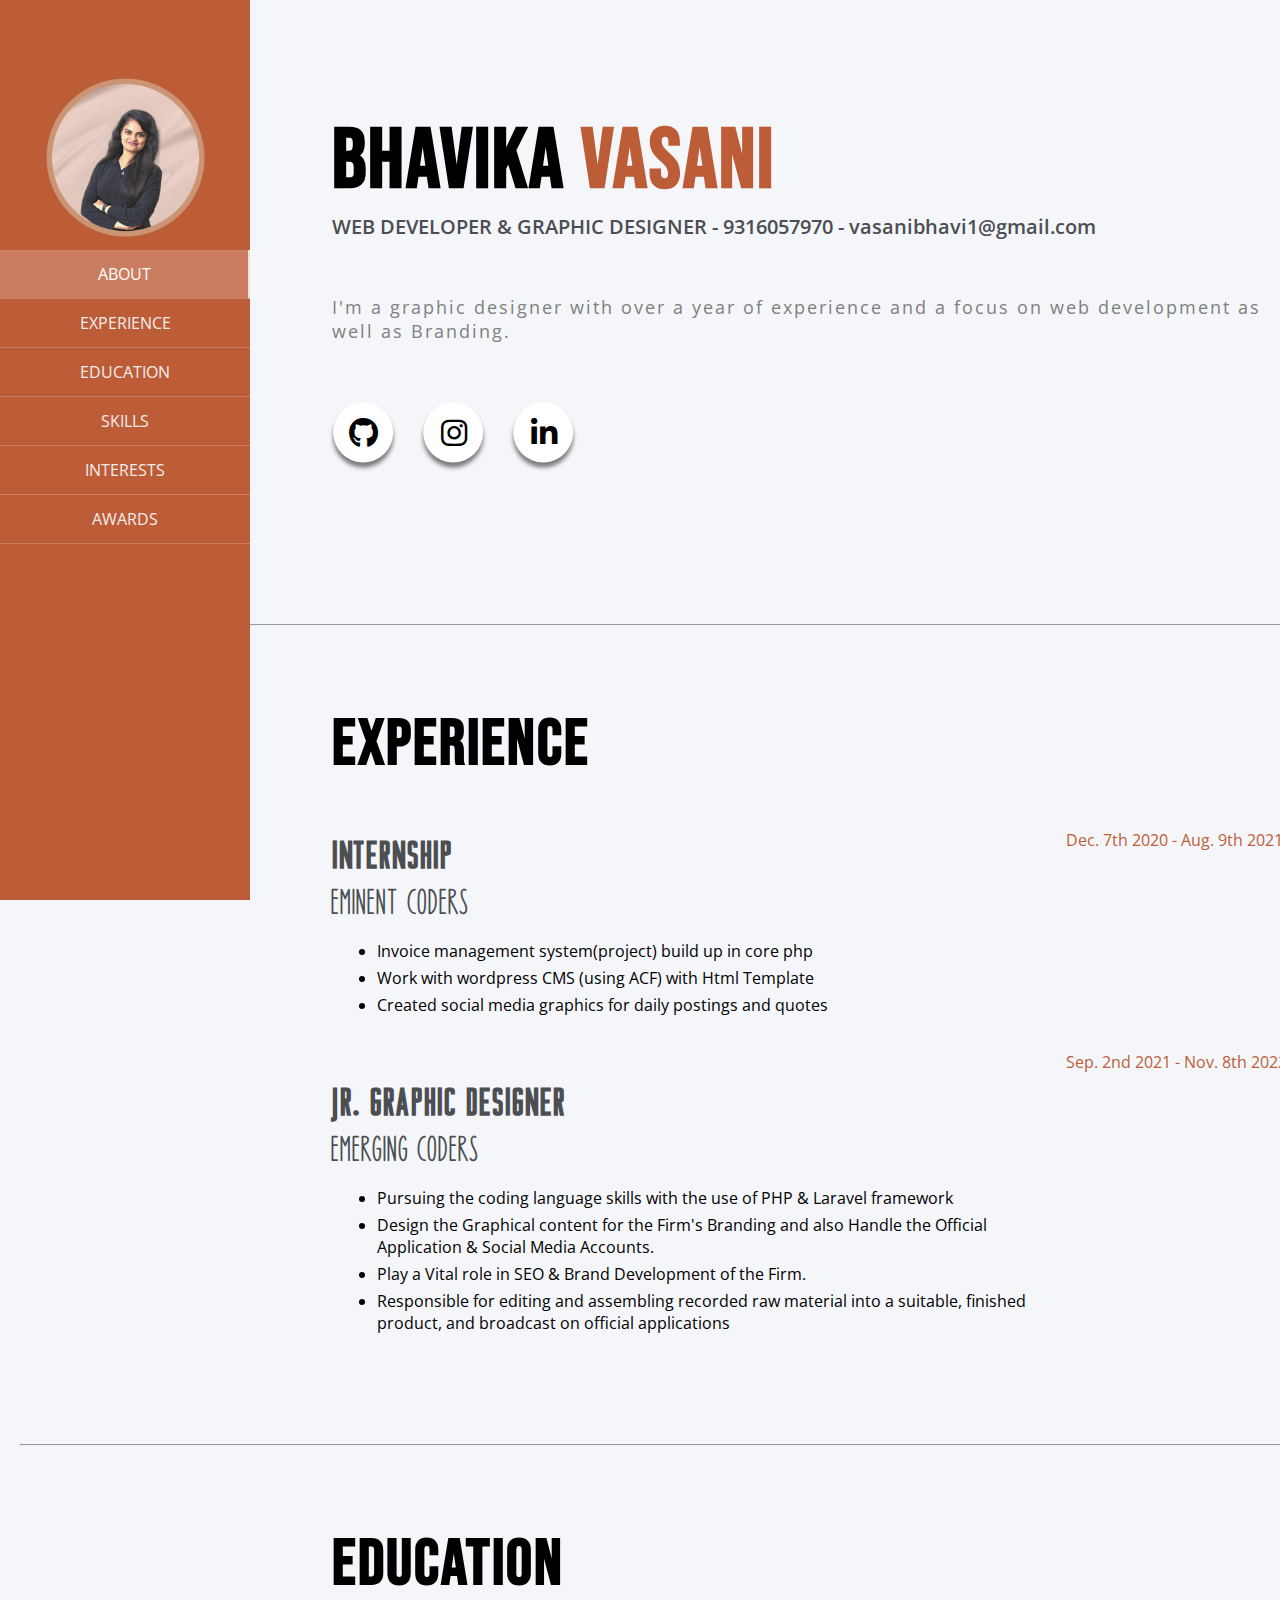
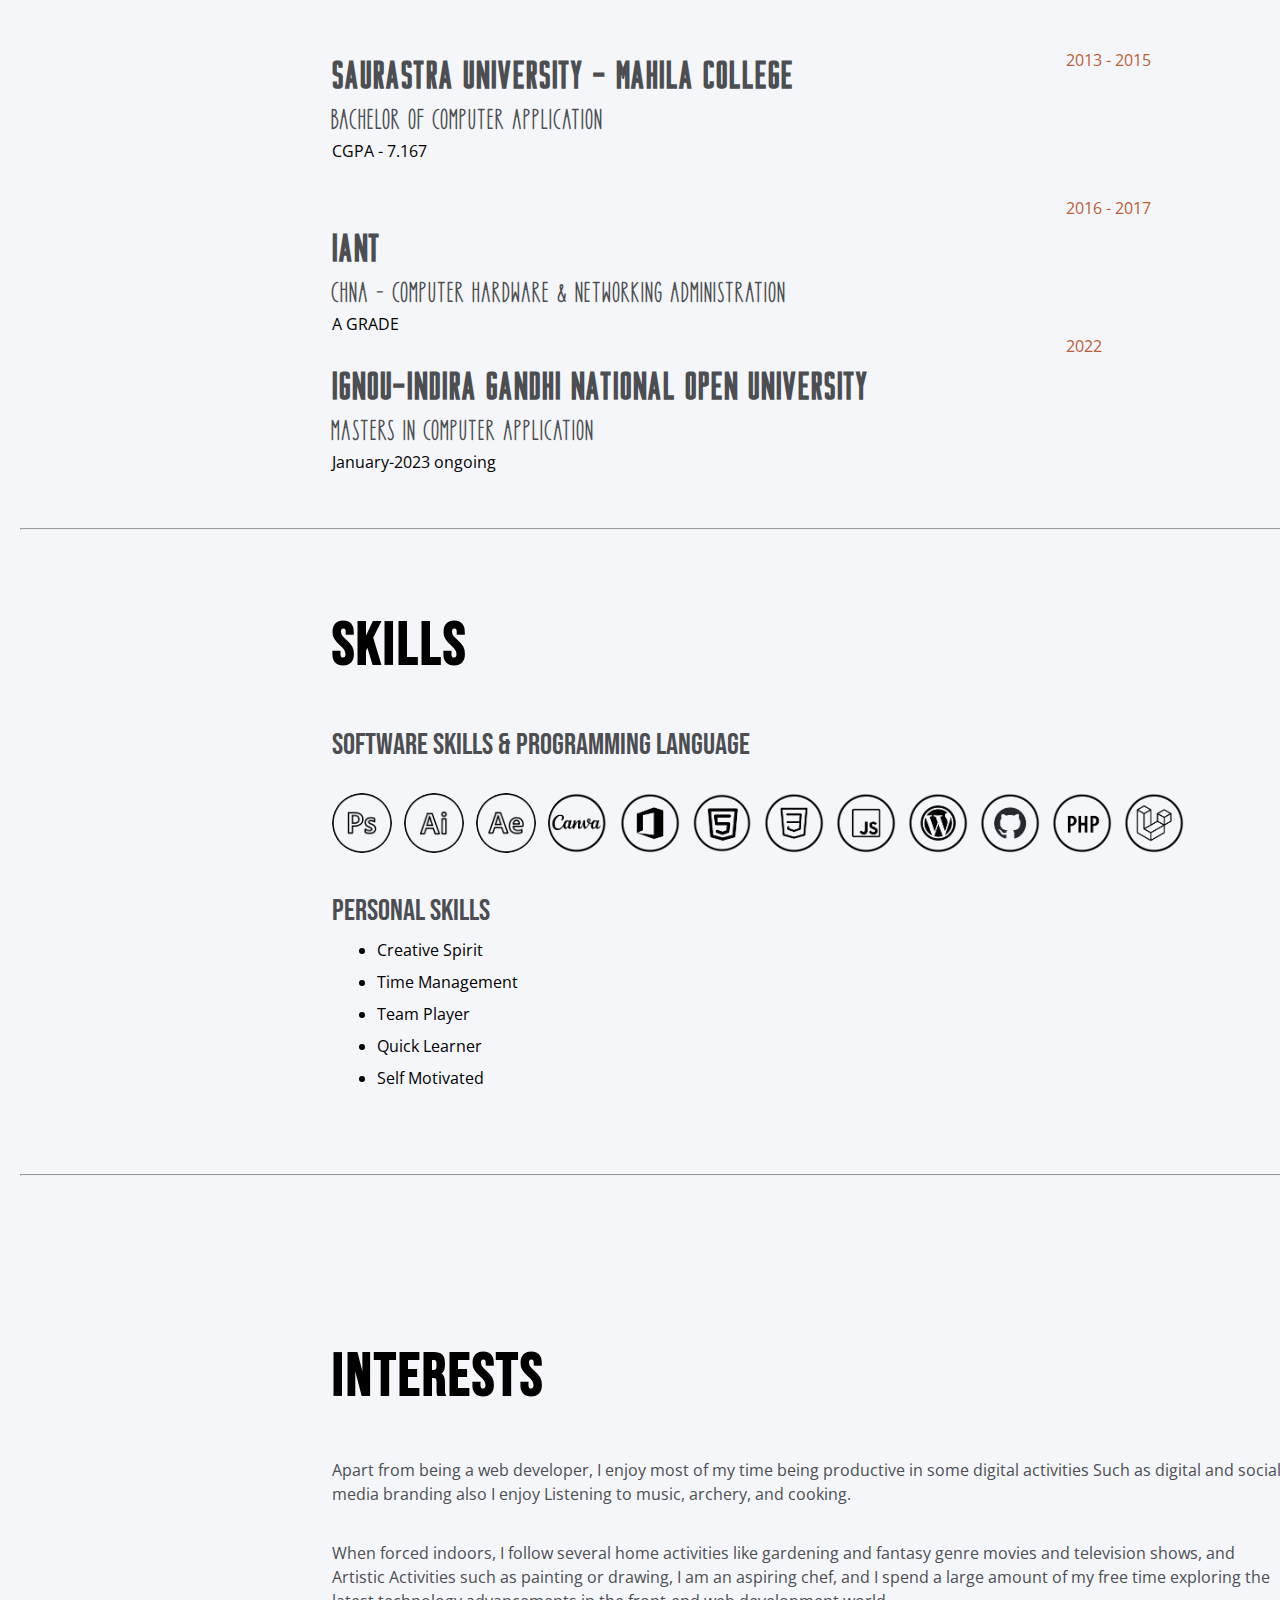
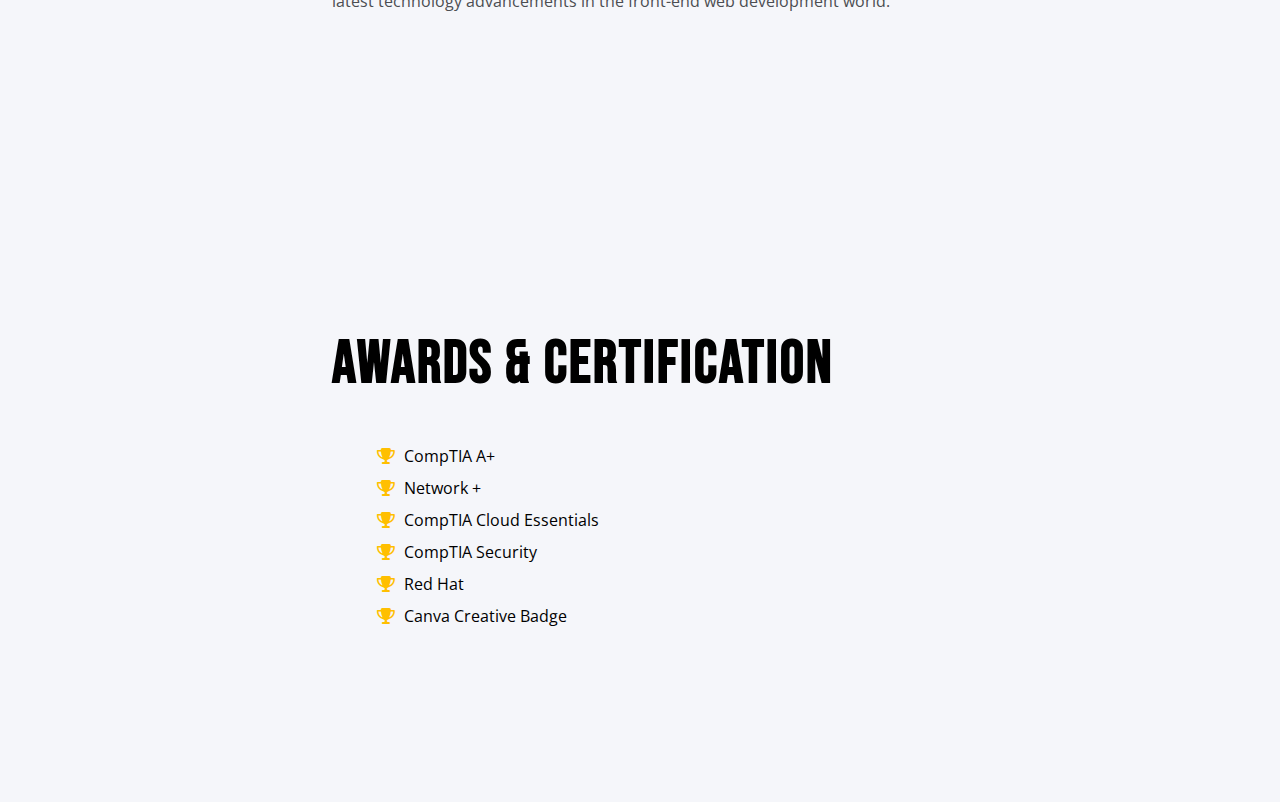
<file: portfolio_section/index.html>
<!DOCTYPE html>
<html lang="en">
<head>
    <link rel="stylesheet" href="https://use.fontawesome.com/releases/v5.8.1/css/all.css">
    <link rel="stylesheet" href="https://cdnjs.cloudflare.com/ajax/libs/font-awesome/6.2.1/css/all.min.css"/>
    <meta charset="UTF-8">
    <meta http-equiv="X-UA-Compatible" content="IE=edge">
    <meta name="viewport" content="width=device-width, initial-scale=1.0">
    <link rel="stylesheet" href="css/style.css">
    <title>BHAVIKA VASANI</title>
    <style>

    </style>
</head>
<body>

    <div class="wrapper">
    
        <!--Top menu -->
        <div class="sidebar">
           <!--profile image & text-->
           <div class="profile">
                <img src="images/bhavika_Profile_photo.png">
              
            </div>
            <!--menu item-->
            <ul>
                <li>
                    <a href="#about" class="active">
                        <span class="item">About</span>
                    </a>
                </li>
                <li>
                    <a href="#experience"> 
                        <span class="item">Experience</span>
                    </a>
                </li>
                <li>
                    <a href="#education">
                        <span class="item">Education</span>
                    </a>
                </li>
                <li>
                    <a href="#skills">
                        <span class="item">Skills</span>
                    </a>
                </li>
                <li>
                    <a href="#interests">
                       <span class="item">Interests</span>
                    </a>
                </li>
                <li>
                    <a href="#awards">
                       <span class="item">Awards</span>
                    </a>
                </li>
             </ul>
         </div>
        </div>
        <!-- Content Right side -->
        <div class="content">
            <section id="about">
                <h1>Bhavika <span class="text" style="color: #bd5d38; ">Vasani</span></h1>
                <p class="sub_content" style="color:#4C4E52; font-size: 20px; font-weight: 600;">  WEB  DEVELOPER & GRAPHIC  DESIGNER - 9316057970 - vasanibhavi1@gmail.com</p>
                <p class="aboutme" style="color: gray;">
                    I'm a graphic designer with over a year of experience and a focus on
                    web development as well as Branding.    
                </p>
                <!-- Code For Soical Media icons -->
                <div class="social-menu">
                    <ul>
                        <li><a href="https://github.com/bhavikavasani" target="blank"><i class="fab fa-github"></i></i></a></li>
                        <li><a href="https://instagram.com/sagrika_1179?igshid=NTA5ZTk1NTc=" target="blank"><i class="fab fa-instagram"></i></a></li>
                        <li><a href="https://www.linkedin.com/in/bhavika-vasani-64a798239" target="blank"><i class="fab fa-linkedin-in"></i></a></li>
                       
                    </ul>
                </div>
              
                
            </section>
            <hr>
            <section id="experience">
                <div class="h3_text">
                    <h3>Experience</h3>
                </div>
                <!-- Content Parent Div -->
                <div class="Parent_content_div">
                    <!-- Left Div -->
                    <div class="company_name">
                        <h2 class="h2_text">INTERNSHIP</h2>
                        <h2>Eminent Coders</h2>
                        <ul>
                            <li>Invoice management system(project) build up in core php</li>
                            <li>Work with wordpress CMS (using ACF) with Html Template</li>
                            <li>Created social media graphics for daily postings and quotes</li>
                        </ul>
                    </div>
                    <!-- Right side content of div -->
                    <div class="date_of_joining">
                        <p>Dec. 7th 2020 - Aug. 9th 2021</p>
                    </div>

                </div>
                
                <div class="second_company">
                    <!-- Left Div -->
                    <div class="second_company_details">
                        <h2 class="h2_text1">JR. GRAPHIC DESIGNER</h2>
                        <h2>Emerging Coders</h2>
                        <ul>
                            <li>Pursuing the coding language skills with the use of PHP &
                                Laravel framework</li>
                            <li>Design the Graphical content for the Firm's Branding and
                                also Handle the Official Application & Social Media
                                Accounts.</li>
                            <li>Play a Vital role in SEO & Brand Development of the Firm.</li>
                            <li>Responsible for editing and assembling recorded raw
                                material into a suitable, finished product, and broadcast on
                                official applications</li>
                        </ul>
                    </div>
                    <!-- Right side content of div -->
                    <div class="date_of_joining1">
                        <p>Sep. 2nd 2021 - Nov. 8th 2022</p>
                    </div>

                </div>
            </section>
            <hr>
            <!-- Code For Education -->
            <section id="education">
                <div class="title">
                    <h3>Education</h3>
                </div>
                <!-- Content Parent Div -->
                <div class="education_details">
                    <!-- Left Div -->
                    <div class="college_name">
                        <h2 class="h2_text">SAURASTRA UNIVERSITY - Mahila College</h2>
                        <h2>BACHELOR OF COMPUTER APPLICATION</h2>
                        <p>CGPA - 7.167</p>
                    </div>
                    <!-- Right side content of div -->
                    <div class="passing_year">
                        <p>2013 - 2015</p>
                    </div>

                </div>
                
                <div class="second_education_details">
                    <!-- Left Div -->
                    <div class="institute_name">
                        <h2 class="h2_text1">IANT</h2>
                        <h2>CHNA - COMPUTER HARDWARE & NETWORKING ADMINISTRATION</h2>
                        <p>A GRADE</p>
                    </div>
                    <!-- Right side content of div -->
                    <div class="passing_year1">
                        <p>2016 - 2017</p>
                    </div>
                 </div>
                 <!-- post-graduation -->
                 <div class="post_graduation_details">
                    <!-- Left Div -->
                    <div class="university_name">
                        <h2 class="h2_text">IGNOU-Indira Gandhi National Open University</h2>
                        <h2>MASTERS IN COMPUTER APPLICATION </h2>
                        <p> January-2023 ongoing</p>
                    </div>
                    <!-- Right side content of div -->
                    <div class="year">
                        <p>2022</p>
                    </div>
                </div>
                </section>
                <hr>
                <!-- Code For skills -->
                <section id="skills">
                    <div class="software_skills">
                        <h2 class="h2_text">Skills</h2>
                        <p class="language_skill">Software skills & programming language</p>
                    </div>
                    <div class="icons">
                        <img src="images/adobe-photoshop.png">
                        <img src="images/adobe-illustrator.png">    
                        <img src="images/after-effects.png">
                        <img src="images/canva_black_white.png">
                        <img src="images/ms-office.png">
                        <img src="images/html_5(1).png">
                        <img src="images/css_3.png">
                        <img src="images/js.png">
                        <img src="images/wordpress.png">
                        <img src="images/github.png">
                        <img src="images/php.png">
                        <img src="images/laravel.png">
                    </div>
                    <!-- Personal skills -->
                    <div class="personal_skills">
                        <p class="personal_skills_title">Personal skills</p>
                        <ul>
                            <li>Creative Spirit</li>
                            <li>Time Management</li>
                            <li>Team Player</li>
                            <li>Quick Learner</li>
                            <li>Self Motivated</li>
                        </ul>

                    </div>
                </section>
                <hr>
                <!-- Code For Interests of area -->
                <section id="interests">
                    <div class="interest_of_area">
                        <h2 class="h2_text">Interests</h2>
                        <p class="details_of_interest">Apart from being a web developer, I enjoy most of my time being productive in some digital activities Such as digital and social media branding also I enjoy Listening to music, archery, and cooking. </p>
                        <p class="details_of_interest1">When forced indoors, I follow several home activities like gardening and fantasy genre movies and television shows, and Artistic Activities such as painting or drawing, I am an aspiring chef, and I spend a large amount of my free time exploring the latest technology advancements in the front-end web development world.
                        </p>
                    </div>
                </section>
             
                <!-- Code for awards -->
                <section id="awards">
                    <div class="awards_title">
                        <h2 class="h2_text">Awards & Certification</h2>
                        <ul>
                            <li><i class="fa fa-trophy" aria-hidden="true"></i> CompTIA A+</li>
                            <li><i class="fa fa-trophy" aria-hidden="true"></i> Network +</li>
                            <li><i class="fa fa-trophy" aria-hidden="true"></i> CompTIA Cloud Essentials</li>
                            <li><i class="fa fa-trophy" aria-hidden="true"></i> CompTIA Security</li>
                            <li><i class="fa fa-trophy" aria-hidden="true"></i> Red Hat</li>
                            <li><i class="fa fa-trophy" aria-hidden="true"></i> Canva Creative Badge</li>
                        </ul>
                    </div>
                </section>

        </div>
        

</body>
</html>
</file>
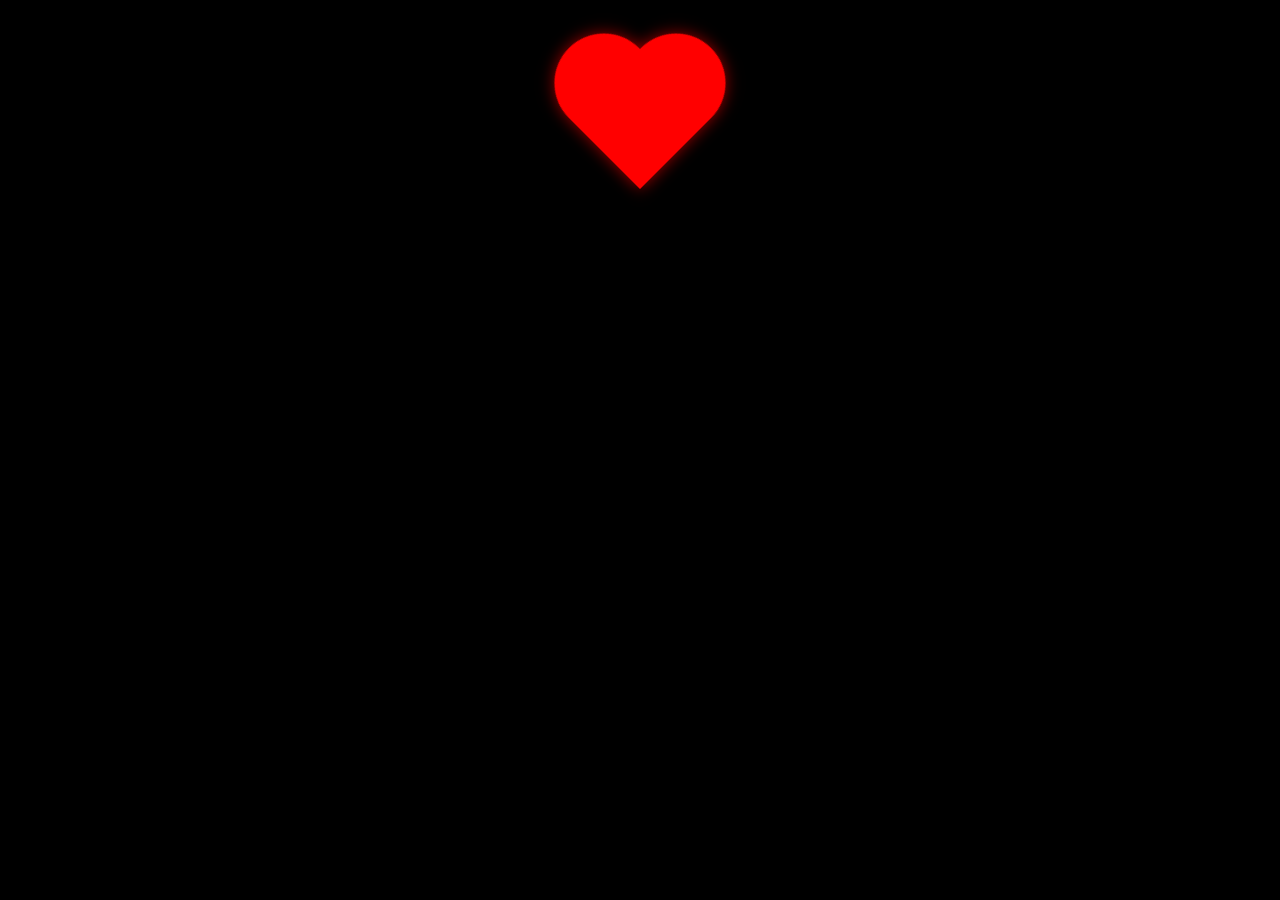
<file: animation_task/heart_animation.html>
<!DOCTYPE html>
<html lang="en">
<head>
    <meta charset="UTF-8">
    <meta http-equiv="X-UA-Compatible" content="IE=edge">
    <meta name="viewport" content="width=device-width, initial-scale=1.0">
    <title>Heart animation</title>
    <style>
        body
        {
            background-color: black;
        }
     .heart
     {
        width: 150px;
        height: 150px;
        position: relative;
        margin:auto;
        transform: rotate(45deg);
        filter:drop-shadow(0 0 0.5rem #ff00009a);
        animation: h 1s infinite;
     }
     @keyframes h 
     {
      0%{width: 150px; height: 150px;}  
      50%{width: 200px; height: 200px;}
      100%{width: 150px; height: 150px;}
     }
     .red
     {
        position:absolute;
        width: 66%;
        height: 66%;
        background: red;
     }
     .c1
     {
        bottom:0;
        left:0;
        border-radius: 50%;
     }
     .c2
     {
        top:0;
        right:0;
        border-radius: 50%;
     }
     .r
     {
        bottom:0;
        right:0;
     }
    </style>
</head>
<body>
    <div class="heart">
        <div class="c1 red"></div>
        <div class="c2 red"></div>
        <div class="r red"></div>

    </div>
</body>
</html>
</file>
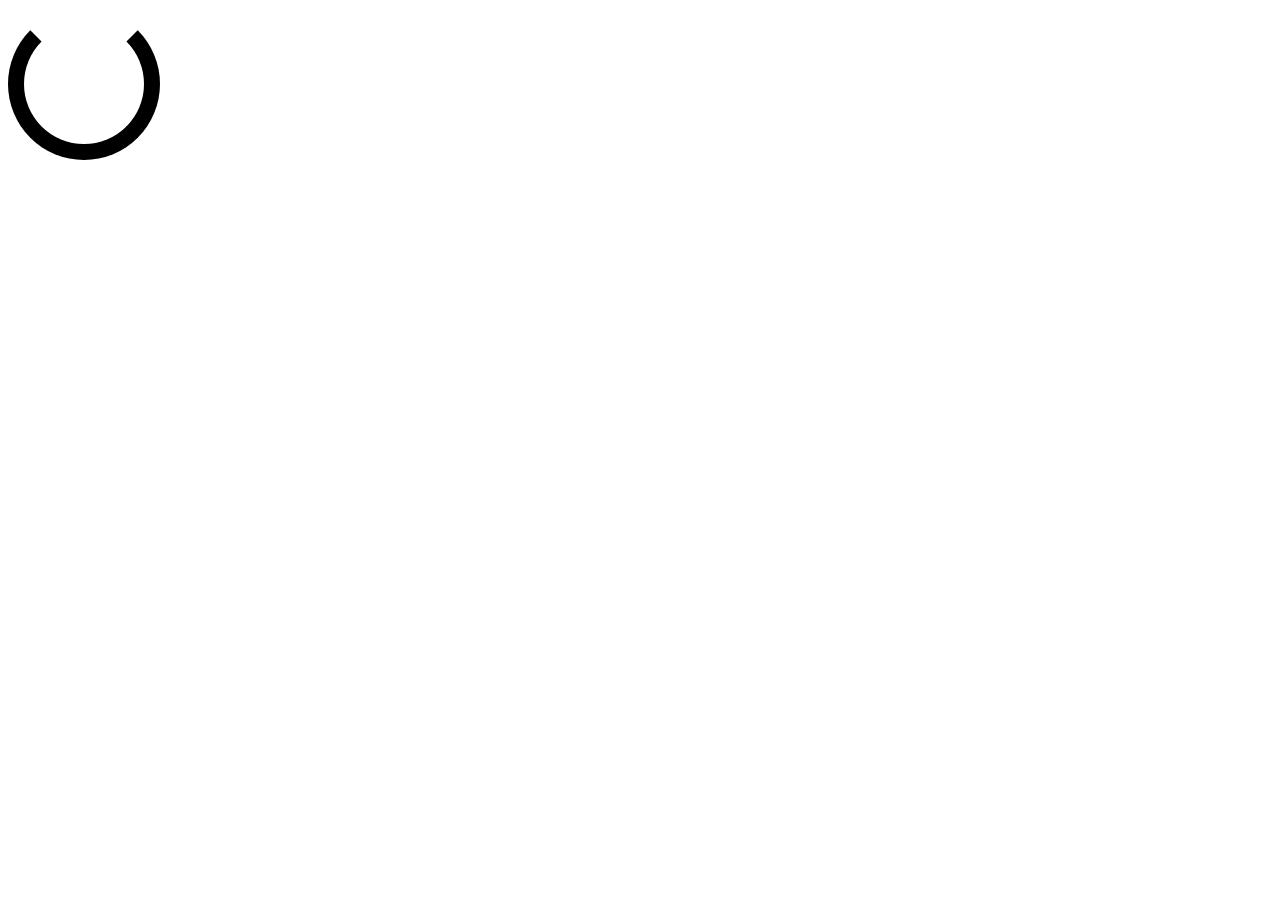
<file: animation_task/html_loader.html>
<!DOCTYPE html>
<html lang="en">
<head>
    <meta charset="UTF-8">
    <meta http-equiv="X-UA-Compatible" content="IE=edge">
    <meta name="viewport" content="width=device-width, initial-scale=1.0">
    <title>HTML Loader</title>
</head>
<style>
    .load
    {
        border:16px solid black;
        border-top: 16px solid white;
        border-radius: 50%;
        width:120px;
        height: 120px;
        animation: rotate 2s linear infinite;
    }
    @keyframes rotate {
        0%{transform: rotate(0deg);}
        100%{transform: rotate(360deg);}
    }
        
</style>
<body>
    
    <div class="load">

    </div>
</body>
</html>
</file>
<file: portfolio_section/css/style.css>
@import url('https://fonts.googleapis.com/css2?family=Open+Sans&display=swap');

@font-face {
    font-family: plakativ;
    src: url(../fonts/plakativ.ttf);
}
@font-face{
    font-family: BebasNeue;
    src:url(../fonts/BebasNeue-Regular.ttf);
}
@font-face {
    font-family: GreenHostel;
    src: url(../fonts/GreenHostel-vma2y.ttf);
}
*{
    /* list-style: none; */
    text-decoration: none;
    margin: 0;
    padding: 0;
    box-sizing: border-box;
    font-family: 'Open Sans', sans-serif;
    
}

body{
    background: #f5f6fa;
    overflow-x: hidden;
}
.wrapper .sidebar{
    background: #bd5d38;
    position: fixed;
    top: 0;
    left: 0;
    width: 250px;
    height: 100%;
    padding: 20px 0;
    transition: all 0.5s ease;
}

/* Css For images */
.wrapper .sidebar .profile{
    padding-top: 45px;
    text-align: center;
}

.wrapper .sidebar .profile img{
    display: block;
    width: 185px;
    height: 185px;
    border-radius: 50%;
    margin: 0 auto;
}

/* Css For Menu items */
.wrapper .sidebar ul li a{
    display: block;
    padding: 13px 30px;
    border-bottom: 1px solid #ca7d60;
    color: rgb(241, 237, 237);
    font-size: 16px;
    position: relative;
    text-transform: uppercase;
    text-align: center;
}



/* Hover Css Menu */
.wrapper .sidebar ul li a:hover,
.wrapper .sidebar ul li a.active{
    color: #ffffff;
    background:#ca7d60;
    border-right: 2px solid rgb(245, 224, 214);
}

.wrapper .sidebar ul li a:hover .icon,
.wrapper .sidebar ul li a.active .icon{
    color: #fcfcfc;
}

.wrapper .sidebar ul li a:hover:before,
.wrapper .sidebar ul li a.active:before{
    display: block;
}
.content
{
    width: 100%;
    height: 100%;
    margin-left:20px;
    color:black;
    
}       
#about
{
    margin-left:312px;
    padding-top: 110px;
}
.content h1,.text{
    font-family:BebasNeue; 
    font-size: 85px;
    text-transform: uppercase;
    letter-spacing: 2px;
   
}
.aboutme
{
    width:950px;
    letter-spacing:2px;
    margin-top: 55px;
    font-size:18px;
    
}

/* Css For Social_media icons */
.social-menu ul{
    padding:35px;
    margin-bottom: 5%;      
    margin-top:8%;
    margin-left:30%;
    top:0; 
    transform: translate(-50%, -50%);
    display: flex;
}

.social-menu ul li{
    list-style: none;
    margin: 0 15px;
}

.social-menu ul li .fab{
    font-size: 30px;
    line-height: 60px;
    transition: .3s;
    color: #000;
}

.social-menu ul li .fab:hover{
    color: #fff;
}

.social-menu ul li a{
    position: relative;
    display: block;
    width: 60px;
    height: 60px;
    margin-top: 25px;
    border-radius: 50%;
    background-color: #fff;
    text-align: center;
    transition: .6s;
    box-shadow: 0 5px 4px rgba(0,0,0,.5);
}

.social-menu ul li a:hover{
    transform: translate(0, -10%);
}

.social-menu ul li:nth-child(1) a:hover{
    background-color: rgba(0, 0, 0, 0.829);
}
.social-menu ul li:nth-child(2) a:hover{
    background-color: #E4405F;
}
.social-menu ul li:nth-child(3) a:hover{
    background-color: #0077b5;
}
.social-menu ul li:nth-child(4) a:hover{
    background-color: #000;
}
/* Css For Experience Section */
#experience
{
    margin-left:312px;
    padding-top: 5rem;
    margin-bottom: 110px;
}
.h3_text h3
{
    font-size: 65px;
    font-family: BebasNeue;
    letter-spacing: 2px;
    margin-bottom: 45px;
}
/* First company */
.Parent_content_div
{
    width: 100%;
    display: flex;
    flex-direction: row;
}
.company_name
{
    width: 75%;
    margin-bottom: 35px;
}
.company_name .h2_text
{
    font-size: 40px;
    font-family: plakativ;
    letter-spacing: 2px;
    margin-bottom: 10px;
}
.company_name h2            
{
    font-size: 25px;
    font-family: GreenHostel;
    letter-spacing: 2px;
    margin-bottom: 25px;
    color:#4C4E52;
}
.company_name ul li{
    
    margin-left: 45px;
    margin-top: 5px;
    font-size: 16px;
}
.date_of_joining
{
    width: 25%;
    color:#bd5d38;
    margin-left: 30px;
}
/* Second company css */
.second_company
{
    width: 100%;
   display: flex;
    flex-direction: row;
}
.second_company_details
{
    width: 75%;
    padding-top:25px;
}
.second_company_details .h2_text1
{
    font-size: 40px;
    font-family: plakativ;
    letter-spacing: 2px;
    margin-bottom: 10px;
}
.second_company_details h2            
{
    font-size: 25px;
    font-family: GreenHostel;
    letter-spacing: 2px;
    margin-bottom: 25px;
    color:#4C4E52;
}
.second_company_details ul li{
    
    margin-left: 45px;
    margin-top: 5px;
    font-size: 16px;
}
.date_of_joining1
{
    width: 25%;
    color:#bd5d38;
    margin-left: 30px;
}
/* Css for Education  */
#education
{
    margin-left:312px;
    margin-bottom: 55px;
    padding-top: 5rem;
}
.title h3
{
    font-size: 65px;
    font-family: BebasNeue;
    letter-spacing: 2px;
    margin-bottom: 45px;
}
.education_details
{
    width: 100%;
    display: flex;
    flex-direction: row;
}
.college_name
{
    width: 75%;
    margin-bottom: 35px;
}
.college_name .h2_text
{
    font-size: 40px;
    font-family: plakativ;
    text-transform: uppercase;
    letter-spacing: 2px;
    margin-bottom: 10px;
}
.college_name h2            
{
    font-size: 20px;
    font-family: GreenHostel;
    letter-spacing: 2px;
    margin-bottom:10px;
    color:#4C4E52;
}
.passing_year
{
    width: 25%;
    color:#bd5d38;
    margin-left: 30px;
}
.second_education_details
{
    width: 100%;
   display: flex;
    flex-direction: row;
}
.institute_name
{
    width: 75%;
    padding-top:25px;
}
.institute_name .h2_text1
{
    font-size: 40px;
    font-family: plakativ;
    text-transform: uppercase;
    letter-spacing: 2px;
    margin-bottom: 10px;
}
.institute_name h2            
{
    font-size: 20px;
    font-family: GreenHostel;
    letter-spacing: 2px;
    margin-bottom:10px;
    color:#4C4E52;
}
.passing_year1
{
    width: 25%;
    color:#bd5d38;
    margin-left: 30px;
}
/* Css For post Graduation */
.post_graduation_details
{
    width: 100%;
   display: flex;
    flex-direction: row;
}
.university_name
{
    
    width: 75%;
    padding-top:25px;
}
.university_name .h2_text
{
    font-size: 40px;
    font-family: plakativ;
    text-transform: uppercase;
    letter-spacing: 2px;
    margin-bottom: 10px;
}
.university_name h2            
{
    font-size: 20px;
    font-family: GreenHostel;
    letter-spacing: 2px;
    margin-bottom:10px;
    color:#4C4E52;
}
.year
{
    width: 25%;
    color:#bd5d38;
    margin-left: 30px;
}
/* css for skills section */
#skills
{
    margin-left:312px;
    margin-bottom: 55px;
    padding-top: 5rem;
}
.software_skills .h2_text
{
    font-size: 60px;
    font-family: BebasNeue;
    letter-spacing: 2px;
    margin-bottom: 45px;
}
.software_skills .language_skill{
    font-size: 30px;
    font-family: BebasNeue;
    color:#4C4E52;
}
.icons img
{
    width:60px;
    height: 60px;
    border-radius: 50%;
    margin-top:30px;
    margin-right:8px;
}
.personal_skills
{
    margin-bottom:85px;
}
.personal_skills p
{
    font-size: 30px;
    margin-top: 35px;
    font-family: BebasNeue;
    color:#4C4E52;  
    
}
.personal_skills ul li{
    
    margin-left: 45px;
    margin-top: 10px;
    font-size: 16px;
   
}
#interests
{
    margin-left:312px;
    margin-bottom: 25px;
    padding-top: 5rem;
}
.interest_of_area .h2_text
{
    font-size: 60px;
    font-family: BebasNeue;
    letter-spacing: 2px;
    margin-bottom: 45px;
    margin-top:85px;
}
.details_of_interest
{
    width:950px;
    font-size: 16px;
    margin-top: 35px;
    line-height: 150%;
    margin-bottom: 20px;
    color:#4C4E52;  
}
.details_of_interest1
{
    width:950px;
    font-size: 16px;
    margin-top: 35px;
    line-height: 150%;
    margin-bottom:210px;
    color:#4C4E52;  
}
/* css For awards */
#awards
{
    margin-left:312px;
    margin-bottom: 175px;
    padding-top: 5rem;
}
.awards_title .h2_text
{
    font-size: 60px;
    font-family: BebasNeue;
    letter-spacing: 2px;
    margin-bottom: 45px;
    margin-top:25px;
}
.awards_title ul li{
    margin-left: 45px;
    margin-top: 10px;
    font-size: 16px;
    list-style: none;
}
.fa-trophy
{
    color:#FFBF00;
    padding-right: 5px;
}
</file>
